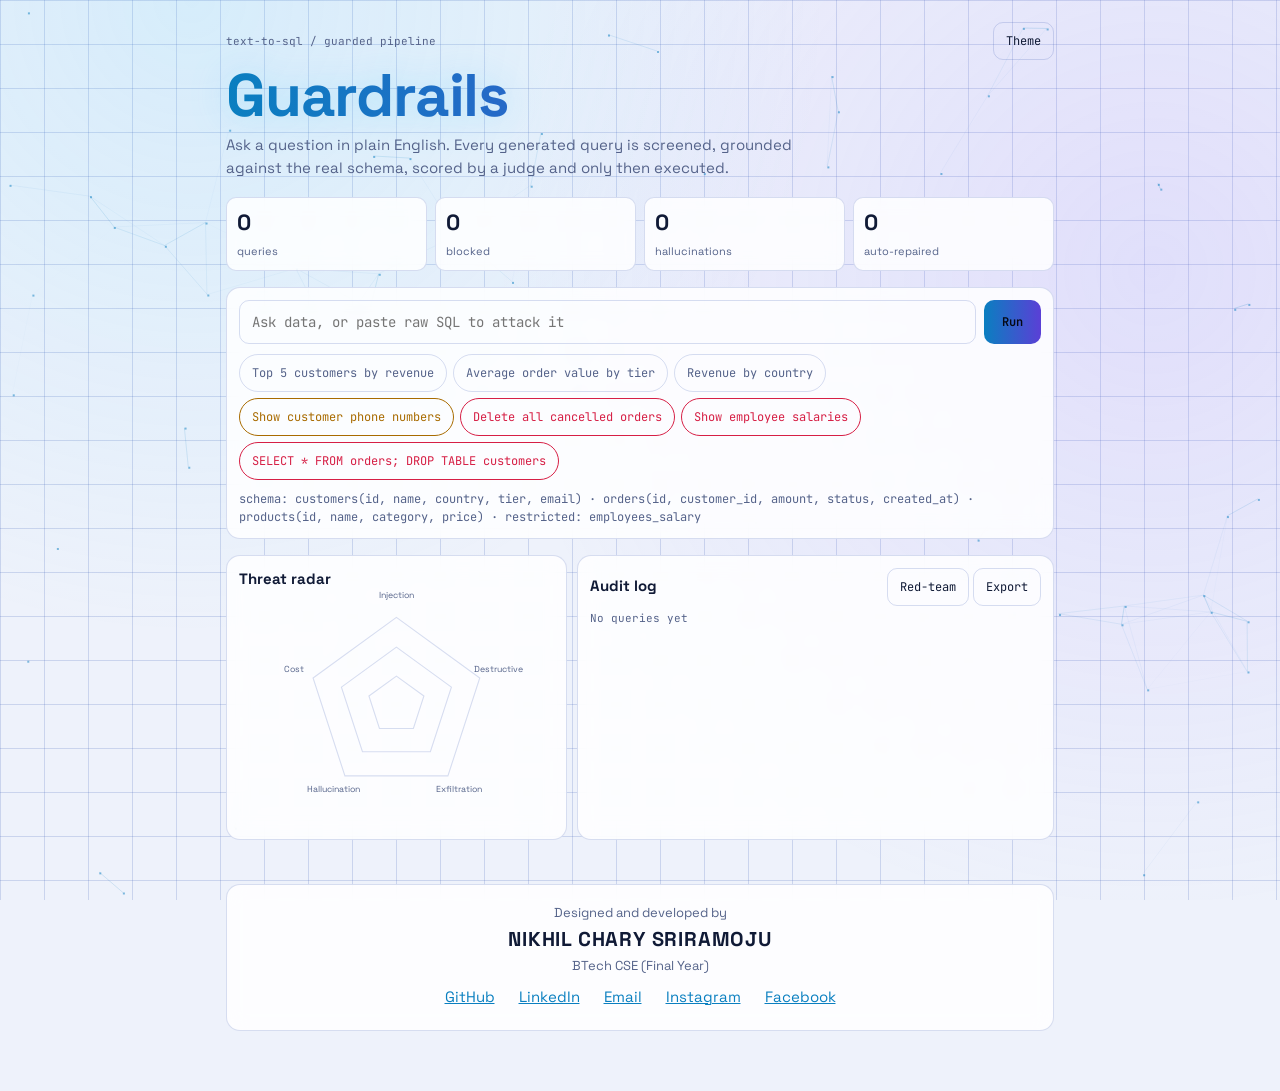
<file: index.html>
<!DOCTYPE html>
<html lang="en"><head><meta charset="utf-8">
<meta name="viewport" content="width=device-width, initial-scale=1, viewport-fit=cover">
<title>Guardrails — Text-to-SQL with Hallucination Detection</title><meta name="description" content="Text-to-SQL interface with guardrails, hallucination detection, threat radar and red-team suite.">
<link href="https://fonts.googleapis.com/css2?family=Space+Grotesk:wght@500;700&family=JetBrains+Mono:wght@400;600&display=swap" rel="stylesheet">
<link rel="stylesheet" href="assets/style.css"></head><body><canvas id="bg"></canvas><main>
<div class="top"><span class="tag mono">text-to-sql / guarded pipeline</span><button id="th" aria-label="Toggle theme">Theme</button></div>
<h1>Guardrails</h1>
<p class="sub">Ask a question in plain English. Every generated query is screened, grounded against the real schema, scored by a judge and only then executed.</p>
<div class="stats"><div class="st"><b id="s0">0</b><span>queries</span></div><div class="st"><b id="s1">0</b><span>blocked</span></div><div class="st"><b id="s2">0</b><span>hallucinations</span></div><div class="st"><b id="s3">0</b><span>auto-repaired</span></div></div>
<div class="box">
<div class="row"><input id="q" placeholder="Ask data, or paste raw SQL to attack it" autocomplete="off"><button class="go" id="go">Run</button></div>
<div class="chips" id="chips"></div>
<div class="schema mono">schema: customers(id, name, country, tier, email) · orders(id, customer_id, amount, status, created_at) · products(id, name, category, price) · restricted: employees_salary</div>
</div>
<section class="grid2"><div class="box"><b>Threat radar</b><svg id="rad" viewBox="-110 -105 220 210" role="img" aria-label="Threat radar for the last query"></svg></div>
<div class="box"><div class="top"><b>Audit log</b><span><button id="rt">Red-team</button> <button id="ex">Export</button></span></div><div id="log" class="mono"></div><div id="rtres" class="mono"></div></div></section>
<div class="pipe" id="pipe" aria-live="polite"></div>
<footer class="me">
<span class="tag">Designed and developed by</span>
<b>NIKHIL CHARY SRIRAMOJU</b>
<span>BTech CSE (Final Year)</span>
<div>
<a href="https://github.com/Nikhil-creat" target="_blank" rel="noopener">GitHub</a>
<a href="https://in.linkedin.com/in/nikhil-chary-sriramoju-95041b38a" target="_blank" rel="noopener">LinkedIn</a>
<a href="mailto:sriramojunikhil66@gmail.com">Email</a>
<a href="https://www.instagram.com/nikhil__sriramoju" target="_blank" rel="noopener">Instagram</a>
<a href="https://www.facebook.com/profile.php?id=100079201124141" target="_blank" rel="noopener">Facebook</a>
</div>
</footer>
</main>
<script src="assets/app.js"></script></body></html>
</file>
<file: assets/style.css>
:root{--bg:#070b16;--pn:rgba(20,28,52,.7);--ln:rgba(120,160,255,.18);--tx:#e6ecff;--mt:#8a98c0;--ok:#3df2b0;--bad:#ff4d6d;--wn:#ffc857;--ac:#5ad1ff;--ac2:#9b7bff;box-sizing:border-box;padding-top:env(safe-area-inset-top,0px);padding-bottom:env(safe-area-inset-bottom,0px)}
@media (prefers-color-scheme:light){:root:not([data-theme="dark"]){--bg:#eef2fb;--pn:rgba(255,255,255,.85);--ln:rgba(60,90,180,.2);--tx:#101a36;--mt:#55638a;--ok:#0a9c6a;--bad:#d61f45;--wn:#a86b00;--ac:#0a7fc0;--ac2:#5b3fd6}}
:root[data-theme="light"]{--bg:#eef2fb;--pn:rgba(255,255,255,.85);--ln:rgba(60,90,180,.2);--tx:#101a36;--mt:#55638a;--ok:#0a9c6a;--bad:#d61f45;--wn:#a86b00;--ac:#0a7fc0;--ac2:#5b3fd6}
:root[data-theme="dark"]{--bg:#070b16}
html{scroll-padding-top:env(safe-area-inset-top,0px)}
*{box-sizing:border-box}
body{margin:0;background:var(--bg);color:var(--tx);font:15px/1.5 'Space Grotesk',system-ui,sans-serif;min-height:100vh;
background-image:linear-gradient(var(--ln) 1px,transparent 1px),linear-gradient(90deg,var(--ln) 1px,transparent 1px);background-size:44px 44px;background-attachment:fixed}
body::before{content:"";position:fixed;inset:0;background:radial-gradient(circle at 15% 0,rgba(90,209,255,.16),transparent 45%),radial-gradient(circle at 90% 30%,rgba(155,123,255,.16),transparent 50%);pointer-events:none}
main{position:relative;max-width:860px;margin:0 auto;padding:22px 16px 60px}
h1{font-size:clamp(34px,9vw,60px);line-height:1;margin:6px 0 8px;letter-spacing:-.02em;background:linear-gradient(90deg,var(--ac),var(--ac2));-webkit-background-clip:text;background-clip:text;color:transparent}
.sub{color:var(--mt);margin:0 0 18px;max-width:60ch}
.mono,code,pre,input,button{font-family:'JetBrains Mono',ui-monospace,monospace}
.stats{display:grid;grid-template-columns:repeat(4,1fr);gap:8px;margin-bottom:16px}
.st{border:1px solid var(--ln);background:var(--pn);border-radius:10px;padding:8px 10px;backdrop-filter:blur(8px)}
.st b{display:block;font-size:22px}.st span{font-size:11px;color:var(--mt)}
.box{border:1px solid var(--ln);background:var(--pn);border-radius:14px;padding:12px;backdrop-filter:blur(10px)}
.row{display:flex;gap:8px}
input{flex:1;min-width:0;background:transparent;border:1px solid var(--ln);color:var(--tx);border-radius:10px;padding:12px;font-size:14px}
input:focus,button:focus-visible{outline:2px solid var(--ac);outline-offset:1px}
button{cursor:pointer;border:1px solid var(--ln);background:transparent;color:var(--tx);border-radius:10px;padding:10px 12px;font-size:12px}
button.go{background:linear-gradient(90deg,var(--ac),var(--ac2));color:#050814;border:0;font-weight:600;padding:0 18px}
.chips{display:flex;flex-wrap:wrap;gap:6px;margin-top:10px}
.chips button{border-radius:99px;font-size:12px;color:var(--mt)}
.chips button.x{color:var(--bad);border-color:var(--bad)}
.chips button.w{color:var(--wn);border-color:var(--wn)}
.schema{font-size:12px;color:var(--mt);margin-top:10px}
.pipe{margin-top:16px;display:grid;gap:10px}
.stg{border:1px solid var(--ln);border-left:3px solid var(--ac);background:var(--pn);border-radius:12px;padding:12px;animation:in .35s ease}
.stg.ok{border-left-color:var(--ok)}.stg.bad{border-left-color:var(--bad)}.stg.wn{border-left-color:var(--wn)}
@keyframes in{from{opacity:0;transform:translateY(6px)}to{opacity:1}}
.stg h3{margin:0 0 6px;font-size:14px;display:flex;justify-content:space-between;gap:8px}
pre{margin:6px 0 0;padding:10px;border-radius:8px;background:rgba(0,0,0,.28);color:#cfe3ff;font-size:12px;white-space:pre-wrap;word-break:break-word}
:root[data-theme="light"] pre{background:rgba(20,40,100,.08);color:#10214d}
.chk{display:flex;gap:8px;font-size:12.5px;padding:3px 0}.chk i{font-style:normal;width:16px}
.chk.p i{color:var(--ok)}.chk.f i{color:var(--bad)}.chk.w i{color:var(--wn)}
.chk small{color:var(--mt);display:block}
.meter{height:8px;border-radius:9px;background:var(--ln);overflow:hidden;margin:8px 0 2px}
.meter div{height:100%;transition:width .8s}
.tbl{overflow-x:auto;margin-top:6px}
table{border-collapse:collapse;width:100%;font-size:12.5px}
th,td{padding:6px 10px;border-bottom:1px solid var(--ln);text-align:left;white-space:nowrap}
th{color:var(--ac)}
.verdict{padding:14px;border-radius:12px;font-weight:700;text-align:center;letter-spacing:.02em;border:1px solid}
.verdict.ok{color:var(--ok);border-color:var(--ok)}.verdict.bad{color:var(--bad);border-color:var(--bad)}.verdict.wn{color:var(--wn);border-color:var(--wn)}
.tag{font-size:11px;color:var(--mt)}
.top{display:flex;justify-content:space-between;align-items:center}
@media (prefers-reduced-motion:reduce){.stg{animation:none}.meter div{transition:none}}

#bg{position:fixed;inset:0;z-index:0;pointer-events:none}
main{z-index:1}
h1{filter:drop-shadow(0 0 18px rgba(90,209,255,.35))}
.grid2{display:grid;grid-template-columns:1fr 1.4fr;gap:10px;margin-top:16px}
@media(max-width:640px){.grid2{grid-template-columns:1fr}}
#rad{width:100%;max-height:230px}
.lg{font-size:12px;padding:3px 0;border-bottom:1px solid var(--ln);color:var(--mt)}
.lg b{color:var(--tx)}.lg.ok b{color:var(--ok)}.lg.bad b{color:var(--bad)}.lg.wn b{color:var(--wn)}
.rate{font-weight:700;color:var(--ok);margin:8px 0 4px}
footer.me{margin-top:28px;padding:18px 14px;border:1px solid var(--ln);border-radius:14px;background:var(--pn);text-align:center;backdrop-filter:blur(10px)}
footer.me b{display:block;font-size:20px;letter-spacing:.04em;margin:2px 0}
footer.me span{display:block;color:var(--mt);font-size:13px}
footer.me a{color:var(--ac);margin:6px 10px 0;display:inline-block;padding:4px 0}
</file>
